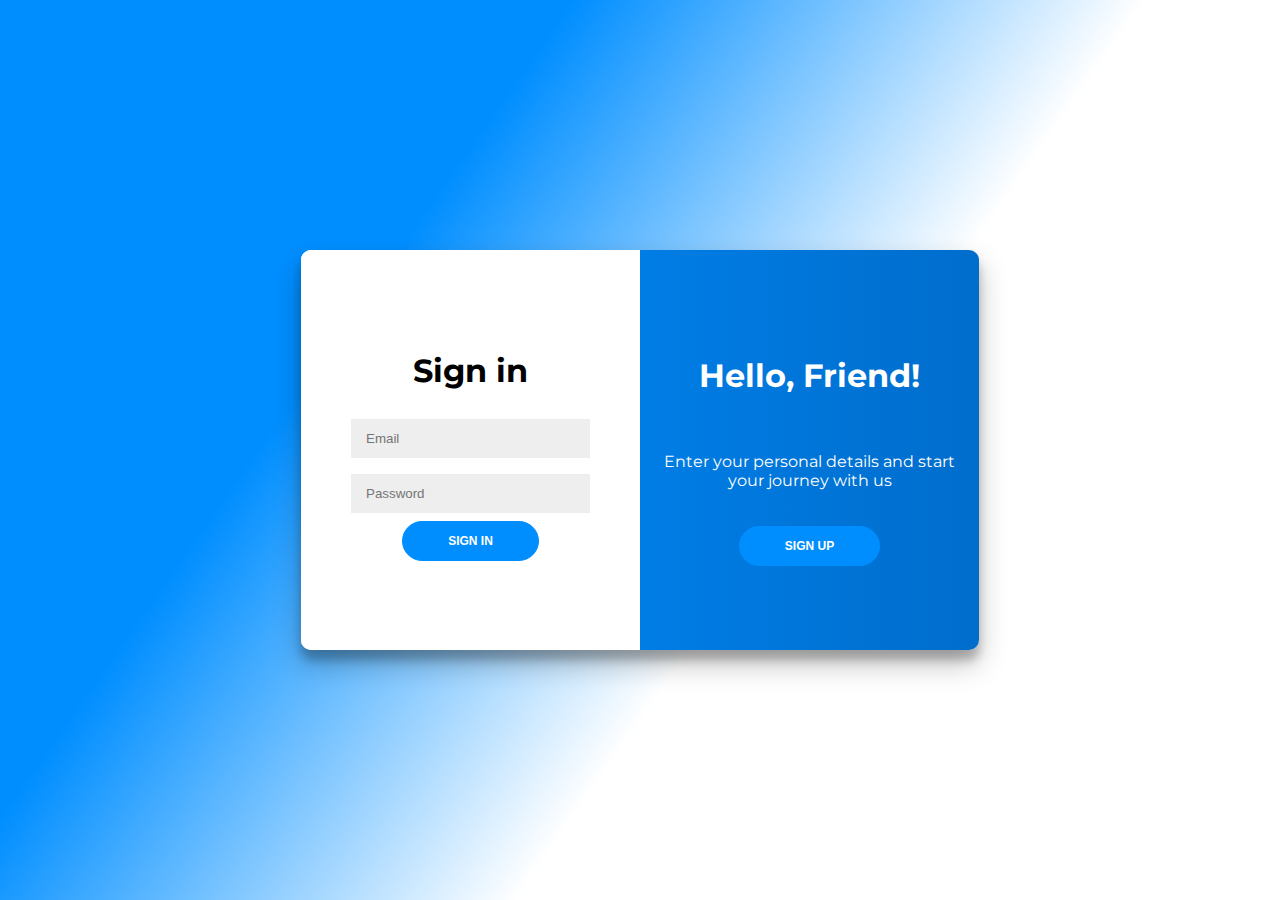
<file: Trvels/templates/login.html>
<!DOCTYPE html>
<html lang="en">
  <head>
    <meta charset="UTF-8" />
    <meta name="viewport" content="width=device-width, initial-scale=1.0" />
    <!-- Add Google Platform Library -->
    <script src="https://apis.google.com/js/platform.js" async defer></script>
    <!-- Add your Client ID in a meta tag -->
    <meta name="google-signin-client_id" content="604121903175-k85cv4qk6q8vhfgsc7f6ja9pemsjff2b.apps.googleusercontent.com">
    <title>Login & Signup</title>
    <style>
      @import url("https://fonts.googleapis.com/css?family=Montserrat:400,800");

      * {
        box-sizing: border-box;
      }

      body {
        background: linear-gradient(125deg, #008eff 30%, #ffffff 60%);
        display: flex;
        justify-content: center;
        align-items: center;
        font-family: "Montserrat", sans-serif;
        height: 100vh;
        margin: 0;
      }

      .container {
        background-color: #fff;
        border-radius: 10px;
        box-shadow: 0 14px 28px rgba(0, 0, 0, 0.25), 0 10px 10px rgba(0, 0, 0, 0.22);
        position: relative;
        overflow: hidden;
        width: 678px;
        max-width: 100%;
        min-height: 400px;
      }

      .form-container {
        position: absolute;
        top: 0;
        height: 100%;
        transition: all 0.6s ease-in-out;
        width: 50%;
      }

      .sign-in-container {
        left: 0;
        z-index: 2;
      }

      .sign-up-container {
        left: 0;
        opacity: 0;
        z-index: 1;
      }

      .container.right-panel-active .sign-up-container {
        transform: translateX(100%);
        opacity: 1;
        z-index: 5;
      }

      .container.right-panel-active .sign-in-container {
        transform: translateX(100%);
      }

      form {
        background-color: #ffffff;
        display: flex;
        align-items: center;
        justify-content: center;
        flex-direction: column;
        padding: 0 50px;
        height: 100%;
        text-align: center;
      }

      input {
        background-color: #eee;
        border: none;
        padding: 12px 15px;
        margin: 8px 0;
        width: 100%;
      }

      button {
        border-radius: 20px;
        border: 1px solid #008eff;
        background-color: #008eff;
        color: #ffffff;
        font-size: 12px;
        font-weight: bold;
        padding: 12px 45px;
        text-transform: uppercase;
        transition: transform 80ms ease-in;
      }

      button:hover {
        background-color: #006dcc;
      }

      button:active {
        transform: scale(0.95);
      }

      .overlay-container {
        position: absolute;
        top: 0;
        left: 50%;
        width: 50%;
        height: 100%;
        overflow: hidden;
        transition: transform 0.6s ease-in-out;
        z-index: 100;
      }

      .container.right-panel-active .overlay-container {
        transform: translateX(-100%);
      }

      .overlay {
        background: linear-gradient(to right, #008eff, #006dcc);
        color: #ffffff;
        position: relative;
        left: -100%;
        height: 100%;
        width: 200%;
        transform: translateX(0);
        transition: transform 0.6s ease-in-out;
      }

      .container.right-panel-active .overlay {
        transform: translateX(50%);
      }

      .overlay p {
        padding: 20px;
      }

      .overlay-panel {
        position: absolute;
        display: flex;
        align-items: center;
        justify-content: center;
        flex-direction: column;
        text-align: center;
        top: 0;
        height: 100%;
        width: 50%;
        transition: transform 0.6s ease-in-out;
      }

      .overlay-left {
        transform: translateX(-20%);
      }

      .container.right-panel-active .overlay-left {
        transform: translateX(0);
      }

      .overlay-right {
        right: 0;
        transform: translateX(0);
      }

      .container.right-panel-active .overlay-right {
        transform: translateX(20%);
      }

      /* Style for Google Sign-In button container */
      .g-signin2 {
        margin-top: 10px;
      }
    </style>
  </head>
  <body>
    <div class="container" id="container">
      <div class="form-container sign-up-container">
        <form>
          <h1>Create Account</h1>
          <input type="text" placeholder="Name" />
          <input type="email" placeholder="Email" />
          <input type="password" placeholder="Password" />
          <button>Sign Up</button>
        </form>
      </div>

      <div class="form-container sign-in-container">
        <form>
          <h1>Sign in</h1>
          <input type="email" placeholder="Email" />
          <input type="password" placeholder="Password" />
          <button>Sign In</button>
          <!-- Add Google Sign-In Button -->
          <div class="g-signin2" data-onsuccess="onSignIn"></div>
        </form>
      </div>

      <div class="overlay-container">
        <div class="overlay">
          <div class="overlay-panel overlay-left">
            <h1>Welcome Back!</h1>
            <p>To keep connected with us please login with your personal info</p>
            <button class="ghost" id="signIn">Sign In</button>
          </div>
          <div class="overlay-panel overlay-right">
            <h1>Hello, Friend!</h1>
            <p>Enter your personal details and start your journey with us</p>
            <button class="ghost" id="signUp">Sign Up</button>
          </div>
        </div>
      </div>
    </div>

    <script>
      const signUpButton = document.getElementById("signUp");
      const signInButton = document.getElementById("signIn");
      const container = document.getElementById("container");

      // Toggle between sign-up and sign-in
      signUpButton.addEventListener("click", () =>
        container.classList.add("right-panel-active")
      );
      signInButton.addEventListener("click", () =>
        container.classList.remove("right-panel-active")
      );

      // Google Sign-In callback function
      function onSignIn(googleUser) {
        var profile = googleUser.getBasicProfile();
        console.log("ID: " + profile.getId()); // Do not send this to your backend (use ID token instead)
        console.log("Name: " + profile.getName());
        console.log("Email: " + profile.getEmail());
        console.log("Image URL: " + profile.getImageUrl());

        // Optionally, get the ID token for backend verification
        var id_token = googleUser.getAuthResponse().id_token;
        console.log("ID Token: " + id_token);
      }
    </script>
  </body>
</html>
</file>
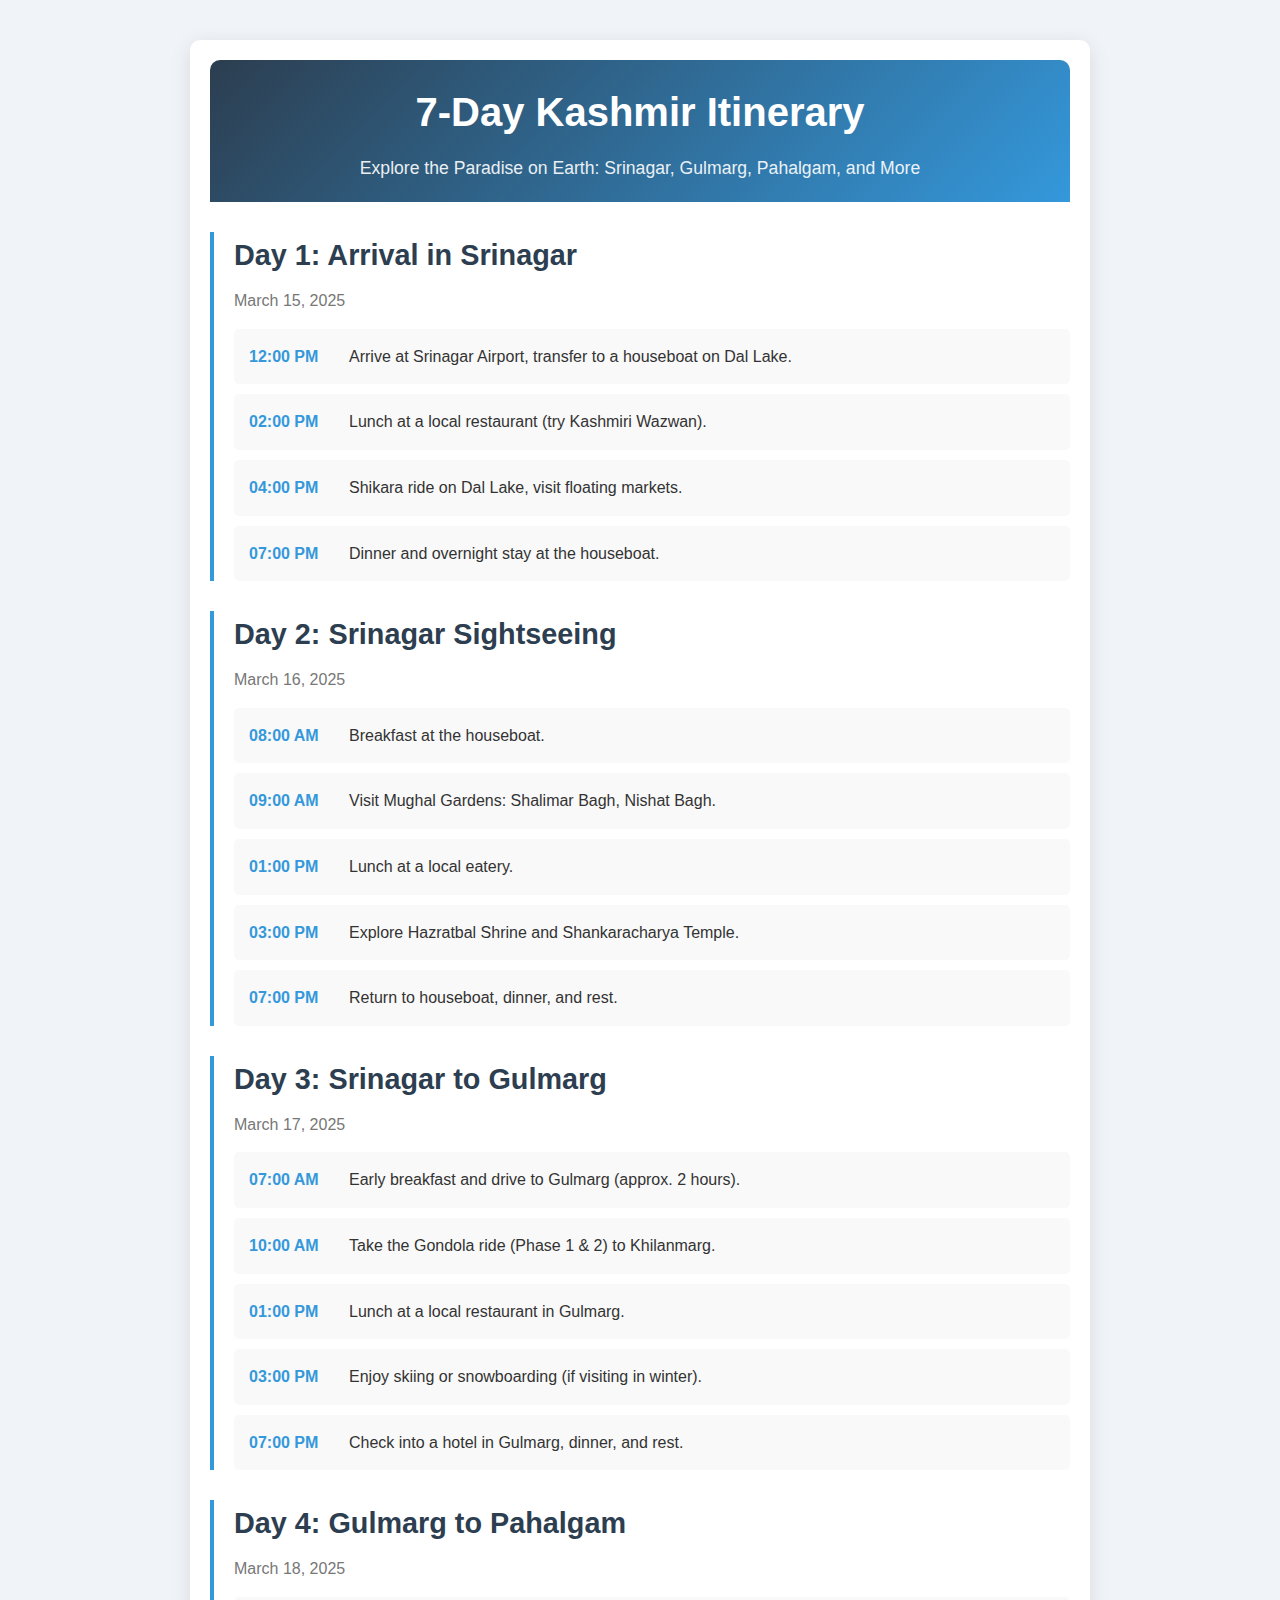
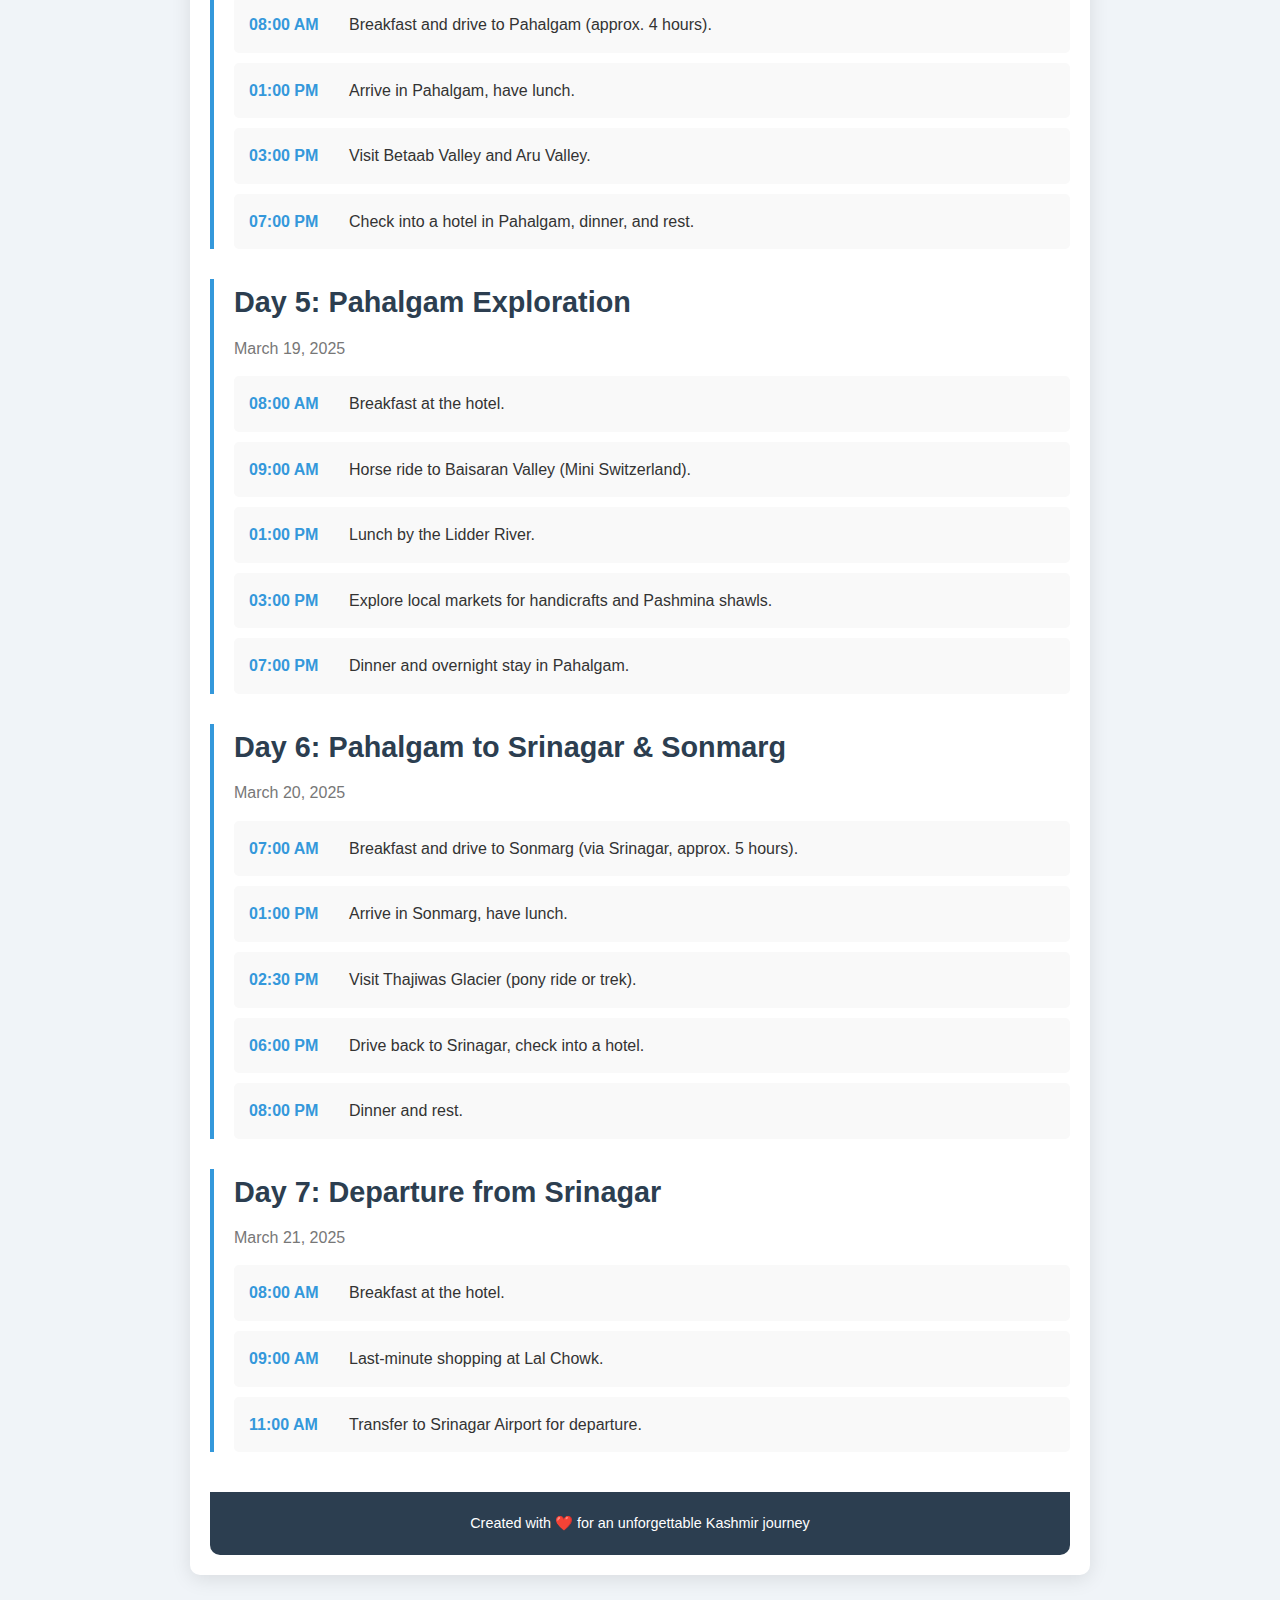
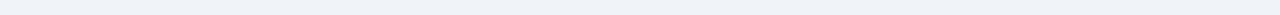
<file: Trvels/templates/personalitinary.html>
<!DOCTYPE html>
<html lang="en">
  <head>
    <meta charset="UTF-8" />
    <meta name="viewport" content="width=device-width, initial-scale=1.0" />
    <title>7-Day Kashmir Itinerary</title>
    <style>
      * {
        margin: 0;
        padding: 0;
        box-sizing: border-box;
        font-family: "Segoe UI", Tahoma, Geneva, Verdana, sans-serif;
      }

      body {
        background-color: #f0f4f8;
        color: #333;
        line-height: 1.6;
      }

      .container {
        max-width: 900px;
        margin: 40px auto;
        padding: 20px;
        background-color: #fff;
        border-radius: 10px;
        box-shadow: 0 4px 20px rgba(0, 0, 0, 0.1);
      }

      header {
        text-align: center;
        padding: 20px 0;
        background: linear-gradient(135deg, #2c3e50, #3498db);
        color: #fff;
        border-radius: 10px 10px 0 0;
        margin-bottom: 30px;
      }

      header h1 {
        font-size: 2.5em;
        margin-bottom: 10px;
      }

      header p {
        font-size: 1.1em;
        opacity: 0.9;
      }

      .itinerary-day {
        margin-bottom: 30px;
        border-left: 4px solid #3498db;
        padding-left: 20px;
        position: relative;
      }

      .itinerary-day h2 {
        font-size: 1.8em;
        color: #2c3e50;
        margin-bottom: 10px;
      }

      .itinerary-day .date {
        font-size: 1em;
        color: #777;
        margin-bottom: 15px;
      }

      .itinerary-day ul {
        list-style: none;
      }

      .itinerary-day ul li {
        background-color: #f9f9f9;
        padding: 15px;
        margin-bottom: 10px;
        border-radius: 5px;
        display: flex;
        align-items: center;
        transition: transform 0.2s;
      }

      .itinerary-day ul li:hover {
        transform: translateX(5px);
        background-color: #e9ecef;
      }

      .itinerary-day ul li .time {
        font-weight: bold;
        color: #3498db;
        min-width: 100px;
      }

      .itinerary-day ul li .activity {
        flex: 1;
      }

      footer {
        text-align: center;
        padding: 20px 0;
        margin-top: 40px;
        background-color: #2c3e50;
        color: #fff;
        border-radius: 0 0 10px 10px;
      }

      footer p {
        font-size: 0.9em;
      }

      @media (max-width: 600px) {
        .container {
          margin: 20px;
          padding: 15px;
        }

        header h1 {
          font-size: 2em;
        }

        .itinerary-day h2 {
          font-size: 1.5em;
        }

        .itinerary-day ul li {
          flex-direction: column;
          align-items: flex-start;
        }

        .itinerary-day ul li .time {
          margin-bottom: 5px;
        }
      }
    </style>
  </head>
  <body>
    <div class="container">
      <header>
        <h1>7-Day Kashmir Itinerary</h1>
        <p>
          Explore the Paradise on Earth: Srinagar, Gulmarg, Pahalgam, and More
        </p>
      </header>

      <!-- Day 1 -->
      <div class="itinerary-day">
        <h2>Day 1: Arrival in Srinagar</h2>
        <p class="date">March 15, 2025</p>
        <ul>
          <li>
            <span class="time">12:00 PM</span>
            <span class="activity"
              >Arrive at Srinagar Airport, transfer to a houseboat on Dal
              Lake.</span
            >
          </li>
          <li>
            <span class="time">02:00 PM</span>
            <span class="activity"
              >Lunch at a local restaurant (try Kashmiri Wazwan).</span
            >
          </li>
          <li>
            <span class="time">04:00 PM</span>
            <span class="activity"
              >Shikara ride on Dal Lake, visit floating markets.</span
            >
          </li>
          <li>
            <span class="time">07:00 PM</span>
            <span class="activity"
              >Dinner and overnight stay at the houseboat.</span
            >
          </li>
        </ul>
      </div>

      <!-- Day 2 -->
      <div class="itinerary-day">
        <h2>Day 2: Srinagar Sightseeing</h2>
        <p class="date">March 16, 2025</p>
        <ul>
          <li>
            <span class="time">08:00 AM</span>
            <span class="activity">Breakfast at the houseboat.</span>
          </li>
          <li>
            <span class="time">09:00 AM</span>
            <span class="activity"
              >Visit Mughal Gardens: Shalimar Bagh, Nishat Bagh.</span
            >
          </li>
          <li>
            <span class="time">01:00 PM</span>
            <span class="activity">Lunch at a local eatery.</span>
          </li>
          <li>
            <span class="time">03:00 PM</span>
            <span class="activity"
              >Explore Hazratbal Shrine and Shankaracharya Temple.</span
            >
          </li>
          <li>
            <span class="time">07:00 PM</span>
            <span class="activity">Return to houseboat, dinner, and rest.</span>
          </li>
        </ul>
      </div>

      <!-- Day 3 -->
      <div class="itinerary-day">
        <h2>Day 3: Srinagar to Gulmarg</h2>
        <p class="date">March 17, 2025</p>
        <ul>
          <li>
            <span class="time">07:00 AM</span>
            <span class="activity"
              >Early breakfast and drive to Gulmarg (approx. 2 hours).</span
            >
          </li>
          <li>
            <span class="time">10:00 AM</span>
            <span class="activity"
              >Take the Gondola ride (Phase 1 & 2) to Khilanmarg.</span
            >
          </li>
          <li>
            <span class="time">01:00 PM</span>
            <span class="activity"
              >Lunch at a local restaurant in Gulmarg.</span
            >
          </li>
          <li>
            <span class="time">03:00 PM</span>
            <span class="activity"
              >Enjoy skiing or snowboarding (if visiting in winter).</span
            >
          </li>
          <li>
            <span class="time">07:00 PM</span>
            <span class="activity"
              >Check into a hotel in Gulmarg, dinner, and rest.</span
            >
          </li>
        </ul>
      </div>

      <!-- Day 4 -->
      <div class="itinerary-day">
        <h2>Day 4: Gulmarg to Pahalgam</h2>
        <p class="date">March 18, 2025</p>
        <ul>
          <li>
            <span class="time">08:00 AM</span>
            <span class="activity"
              >Breakfast and drive to Pahalgam (approx. 4 hours).</span
            >
          </li>
          <li>
            <span class="time">01:00 PM</span>
            <span class="activity">Arrive in Pahalgam, have lunch.</span>
          </li>
          <li>
            <span class="time">03:00 PM</span>
            <span class="activity">Visit Betaab Valley and Aru Valley.</span>
          </li>
          <li>
            <span class="time">07:00 PM</span>
            <span class="activity"
              >Check into a hotel in Pahalgam, dinner, and rest.</span
            >
          </li>
        </ul>
      </div>

      <!-- Day 5 -->
      <div class="itinerary-day">
        <h2>Day 5: Pahalgam Exploration</h2>
        <p class="date">March 19, 2025</p>
        <ul>
          <li>
            <span class="time">08:00 AM</span>
            <span class="activity">Breakfast at the hotel.</span>
          </li>
          <li>
            <span class="time">09:00 AM</span>
            <span class="activity"
              >Horse ride to Baisaran Valley (Mini Switzerland).</span
            >
          </li>
          <li>
            <span class="time">01:00 PM</span>
            <span class="activity">Lunch by the Lidder River.</span>
          </li>
          <li>
            <span class="time">03:00 PM</span>
            <span class="activity"
              >Explore local markets for handicrafts and Pashmina shawls.</span
            >
          </li>
          <li>
            <span class="time">07:00 PM</span>
            <span class="activity">Dinner and overnight stay in Pahalgam.</span>
          </li>
        </ul>
      </div>

      <!-- Day 6 -->
      <div class="itinerary-day">
        <h2>Day 6: Pahalgam to Srinagar & Sonmarg</h2>
        <p class="date">March 20, 2025</p>
        <ul>
          <li>
            <span class="time">07:00 AM</span>
            <span class="activity"
              >Breakfast and drive to Sonmarg (via Srinagar, approx. 5
              hours).</span
            >
          </li>
          <li>
            <span class="time">01:00 PM</span>
            <span class="activity">Arrive in Sonmarg, have lunch.</span>
          </li>
          <li>
            <span class="time">02:30 PM</span>
            <span class="activity"
              >Visit Thajiwas Glacier (pony ride or trek).</span
            >
          </li>
          <li>
            <span class="time">06:00 PM</span>
            <span class="activity"
              >Drive back to Srinagar, check into a hotel.</span
            >
          </li>
          <li>
            <span class="time">08:00 PM</span>
            <span class="activity">Dinner and rest.</span>
          </li>
        </ul>
      </div>

      <!-- Day 7 -->
      <div class="itinerary-day">
        <h2>Day 7: Departure from Srinagar</h2>
        <p class="date">March 21, 2025</p>
        <ul>
          <li>
            <span class="time">08:00 AM</span>
            <span class="activity">Breakfast at the hotel.</span>
          </li>
          <li>
            <span class="time">09:00 AM</span>
            <span class="activity">Last-minute shopping at Lal Chowk.</span>
          </li>
          <li>
            <span class="time">11:00 AM</span>
            <span class="activity"
              >Transfer to Srinagar Airport for departure.</span
            >
          </li>
        </ul>
      </div>

      <footer>
        <p>Created with ❤️ for an unforgettable Kashmir journey</p>
      </footer>
    </div>

    <script>
      // Minimal JS for potential future interactivity (e.g., smooth scrolling or highlighting days)
      // Currently, it's a static page, so no JS functionality is implemented.
      console.log("Kashmir Itinerary Loaded!");
    </script>
  </body>
</html>
</file>
